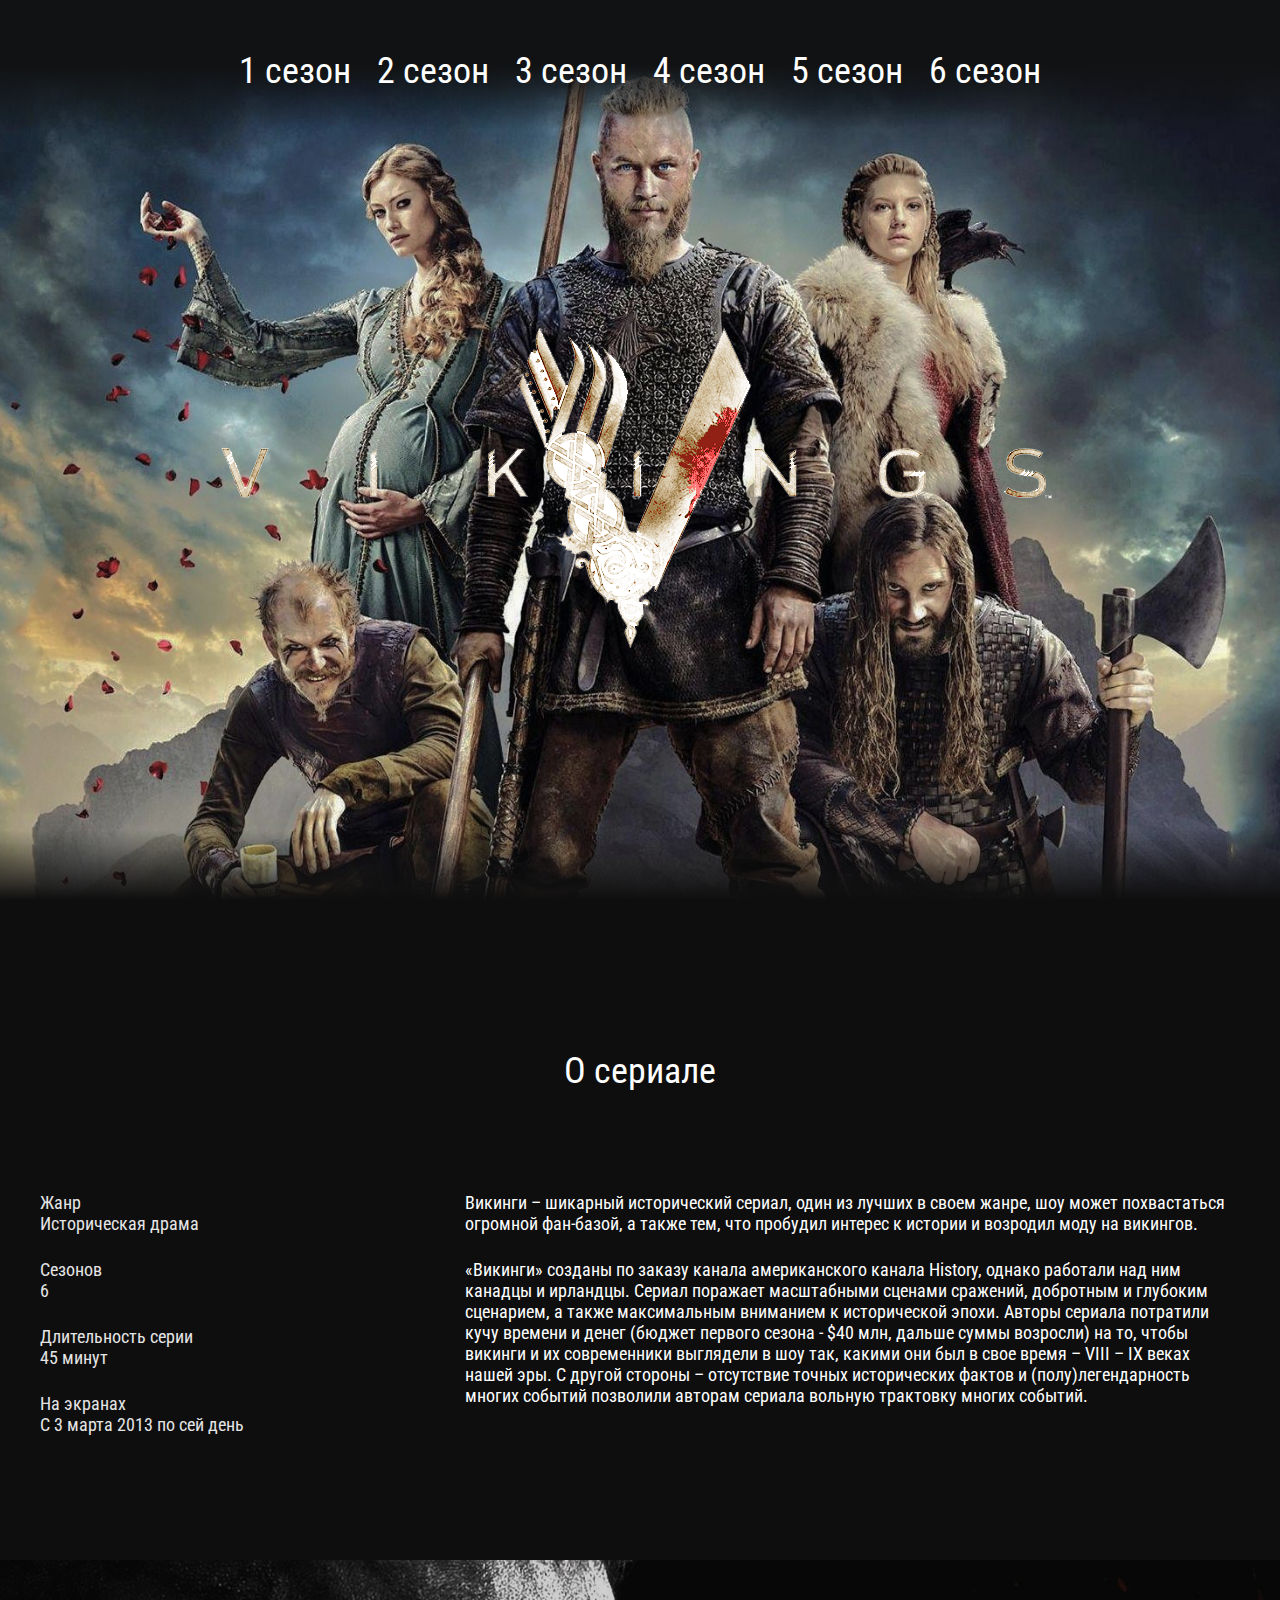
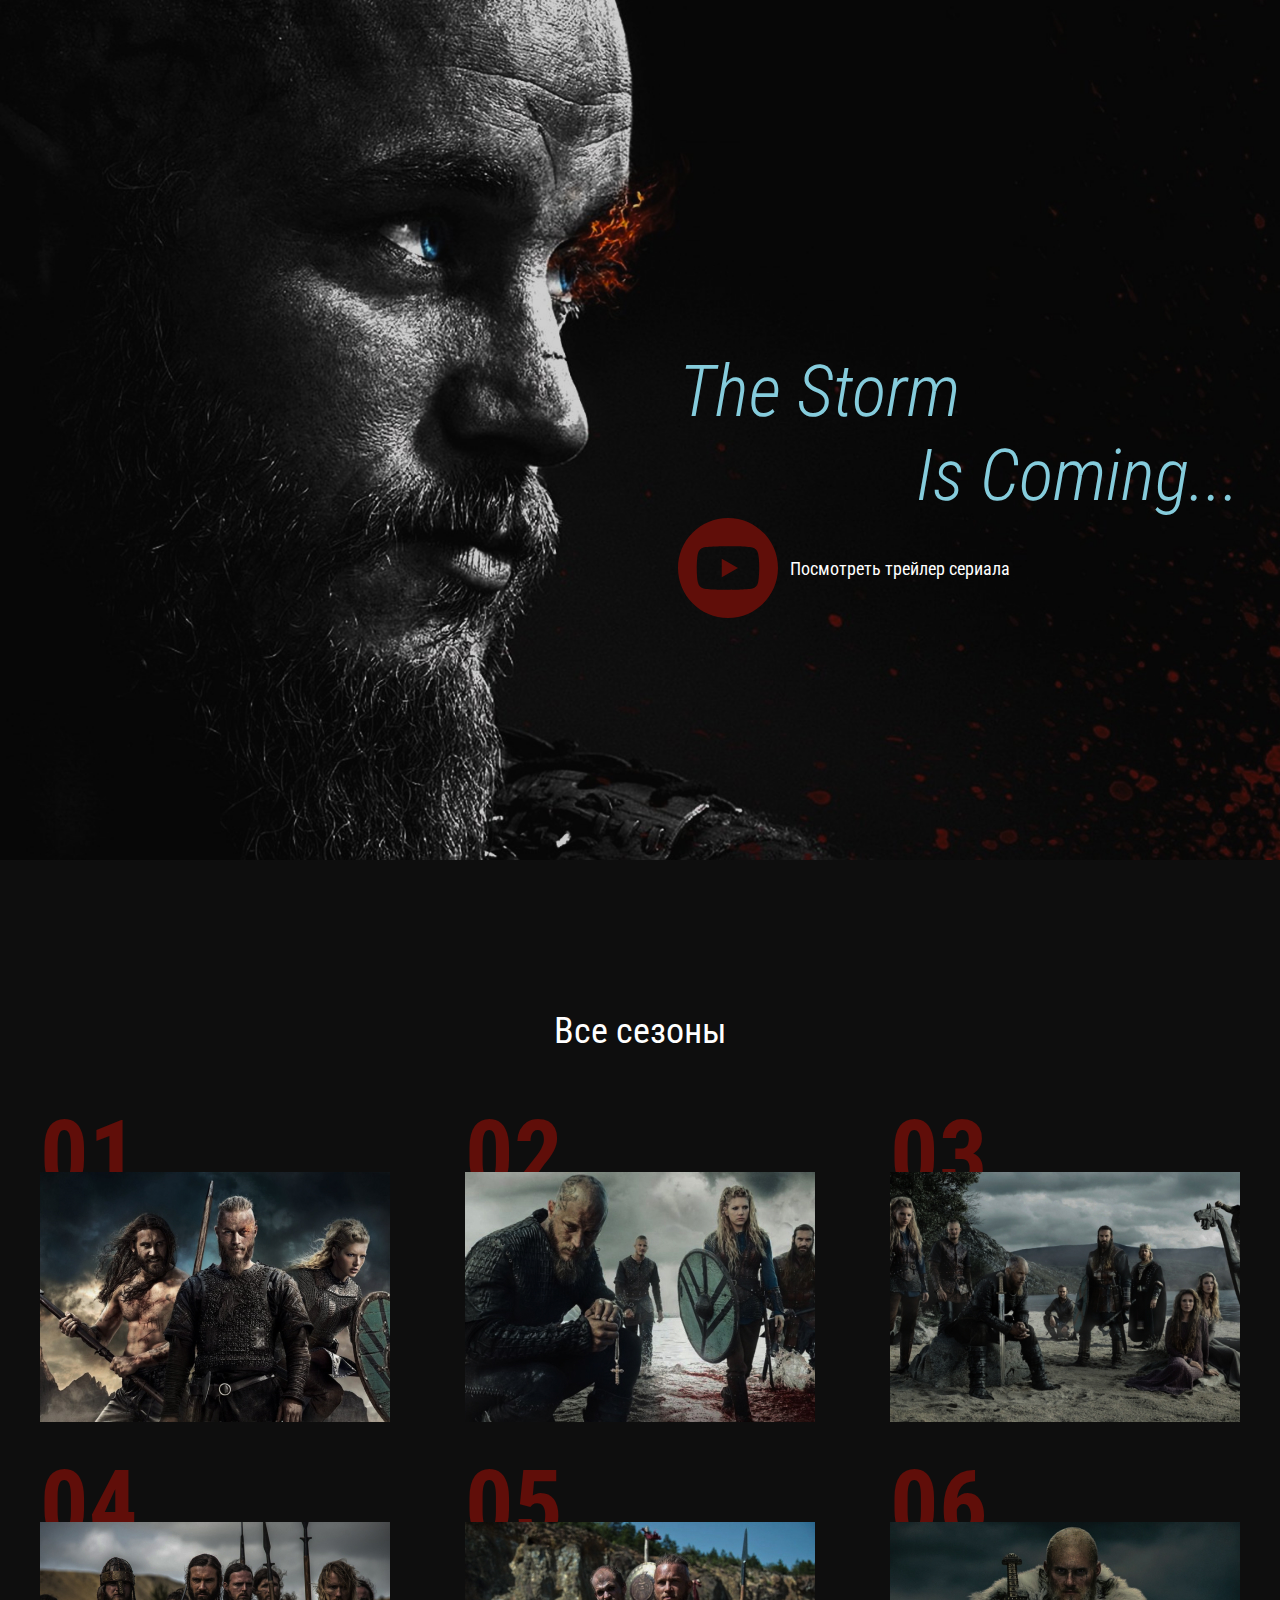
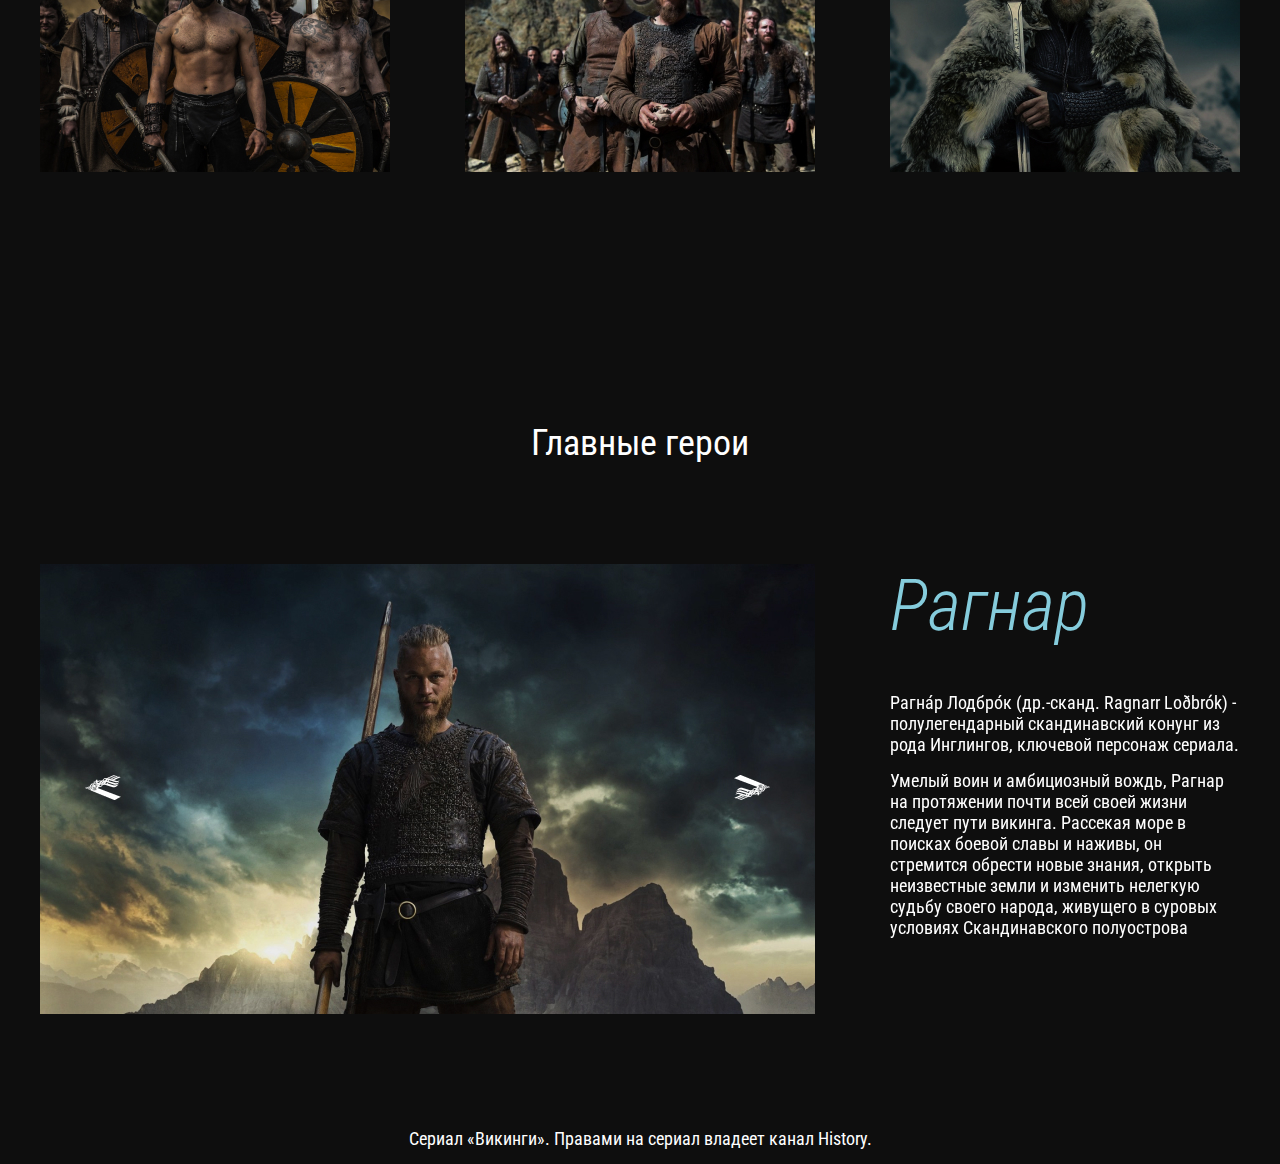
<file: index.html>
<!DOCTYPE html>
<html lang="ru">
<head>
  <meta charset="UTF-8">
  <meta name="viewport" content="width=device-width, initial-scale=1.0">
  <meta http-equiv="X-UA-Compatible" content="ie=edge">
  <title>Vikings</title>
 
  <link href="https://fonts.googleapis.com/css2?family=Roboto+Condensed:ital,wght@0,400;0,700;1,300&display=swap"
    rel="stylesheet">
  <link rel="stylesheet" href="css/reset.css">
  <link rel="stylesheet" href="css/slick.css">
  <link rel="stylesheet" href="css/jquery.fancybox.css">
  <link rel="stylesheet" href="css/style.css">
</head>
<body>
  <header class="header">
    <nav class="menu">
      <ul class="menu__list">
        <li class="menu__list-item">
          <a class="menu__list-link" href="seasons-1.html">1 сезон</a>
        </li>
        <li class="menu__list-item">
          <a class="menu__list-link" href="#">2 сезон</a>
        </li>
        <li class="menu__list-item">
          <a class="menu__list-link" href="#">3 сезон</a>
        </li>
        <li class="menu__list-item">
          <a class="menu__list-link" href="#">4 сезон</a>
        </li>
        <li class="menu__list-item">
          <a class="menu__list-link" href="#">5 сезон</a>
        </li>
        <li class="menu__list-item">
          <a class="menu__list-link" href="#">6 сезон</a>
        </li>
      </ul>
    </nav>
    <div class="logo">
      <img class="logo__img" src="./images/logo.png" alt="Логотип" >
    </div>
  </header>
  <section class="about section-page">
    <div class="container">
      <h3 class="title">
        О сериале
      </h3>
      <div class="about__inner">
        <ul class="about__info">
          <li class="about__info-item">Жанр<span> Историческая драма</span>
          </li>

          <li class="about__info-item">Сезонов <span>6</span>
          </li>

          <li class="about__info-item">Длительность серии
            <span>45 минут</span>
          </li>

          <li class="about__info-item">На экранах<span>С 3 марта 2013 по сей день</span>
           </li>
        </ul>
        <div class="about_text">
          <p>
            Викинги – шикарный исторический сериал, один из лучших в своем жанре, шоу может похвастаться огромной фан-базой, а также
            тем, что пробудил интерес к истории и возродил моду на викингов.
            

          </p>
          <p>
            «Викинги» созданы по заказу канала американского канала History, однако работали над ним канадцы и ирландцы. Сериал
            поражает масштабными сценами сражений, добротным и глубоким сценарием, а также максимальным вниманием к исторической
            эпохи. Авторы сериала потратили кучу времени и денег (бюджет первого сезона - $40 млн, дальше суммы возросли) на то,
            чтобы викинги и их современники выглядели в шоу так, какими они был в свое время – VIII – IX веках нашей эры. С другой
            стороны – отсутствие точных исторических фактов и (полу)легендарность многих событий позволили авторам сериала вольную
            трактовку многих событий.
          </p>
        </div>
      </div>
    </div>
  </section>
  <section class="video">
    <div class="container">
      <h3 class="video__text">
        <span>The Storm</span>
        Is Coming...
      </h3>
      <a class="video__btn" data-fancybox href="youtube.com/watch?v=1YVxm0GKhkM">Посмотреть трейлер сериала</a>
    </div>
  </section>
<section class="seasons section-page">
  <div class="container">
    <h3 class="title">
      Все сезоны
    </h3>
    <ol class="seasons__inner">
      <li class="season__item" style="background-image: url(./images/seasons1.jpg);">
        <a href="/seasons-1.html" class="seasons__link" >Смотреть</a>
      </li>
      <li class="season__item" style="background-image: url(/images/season2.jpg);">
        <a href="#" class="seasons__link">Смотреть</a>
      </li>
      <li class="season__item" style="background-image: url(./images/seasnos3.jpg)">
        <a href="#" class="seasons__link">Смотреть</a>
      </li>
      <li class="season__item" style="background-image: url(./images/season4.jpg);">
        <a href="#" class="seasons__link">Смотреть</a>
      </li>
      <li class="season__item" style="background-image: url(./images/season5.jpg);">
        <a href="#" class="seasons__link">Смотреть</a>
      </li>
      <li class="season__item" style="background-image: url(./images/season6.jpg);">
        <a href="#" class="seasons__link">Смотреть</a>
      </li>
    </ol>
  </div>
</section>
<section class="heroes section-page">
  <div class="container">
    <h3 class="title">Главные герои</h3>
    <div class="heroes__inner">
      <div class="heroes__slider-img">
        <img src="./images/hero-ragnar.jpg" alt="ragnar" class="heroes-images">
        <img src="./images/hero-ragnar.jpg" alt="ragnar" class="heroes-images">
        <img src="./images/hero-ragnar.jpg" alt="ragnar" class="heroes-images">
      </div>
      <div class="heroes__slider-text">
        <div class="heroes__text">
          <h4 class="heroes__name">
            Рагнар
          </h4>
          <p>
            Рагна́р Лодбро́к (др.-сканд. Ragnarr Loðbrók) - полулегендарный скандинавский конунг из рода Инглингов, ключевой
            персонаж сериала.
          </p>
          <p>
            Умелый воин и амбициозный вождь, Рагнар на протяжении почти всей своей жизни следует пути викинга. Рассекая море в
            поисках боевой славы и наживы, он стремится обрести новые знания, открыть неизвестные земли и изменить нелегкую судьбу
            своего народа, живущего в суровых условиях Скандинавского полуострова
          </p>
        </div>
        <div class="heroes__text">
          <h4 class="heroes__name">
            Рагнар2
          </h4>
          <p>
            Рагна́р Лодбро́к (др.-сканд. Ragnarr Loðbrók) - полулегендарный скандинавский конунг из рода Инглингов, ключевой
            персонаж сериала.
          </p>
          <p>
            Умелый воин и амбициозный вождь, Рагнар на протяжении почти всей своей жизни следует пути викинга. Рассекая море в
            поисках боевой славы и наживы, он стремится обрести новые знания, открыть неизвестные земли и изменить нелегкую
            судьбу
            своего народа, живущего в суровых условиях Скандинавского полуострова
          </p>
        </div>
        <div class="heroes__text">
          <h4 class="heroes__name">
            Рагнар3
          </h4>
          <p>
            Рагна́р Лодбро́к (др.-сканд. Ragnarr Loðbrók) - полулегендарный скандинавский конунг из рода Инглингов, ключевой
            персонаж сериала.
          </p>
          <p>
            Умелый воин и амбициозный вождь, Рагнар на протяжении почти всей своей жизни следует пути викинга. Рассекая море в
            поисках боевой славы и наживы, он стремится обрести новые знания, открыть неизвестные земли и изменить нелегкую
            судьбу
            своего народа, живущего в суровых условиях Скандинавского полуострова
          </p>
        </div>
      </div> 
    </div>
  </div>
</section>
 <footer class="footer">
   <div class="container">
     <p class="copy">Сериал «Викинги». Правами на сериал владеет канал History.</p>
    </div>
</footer>

  <script src="https://ajax.googleapis.com/ajax/libs/jquery/3.4.1/jquery.min.js"></script>
  <script src="js/slick.min.js"></script>
  <script src="js/jquery.fancybox.min.js"></script>
  <script src="js/main.js"></script>
</body>
</html>
</file>
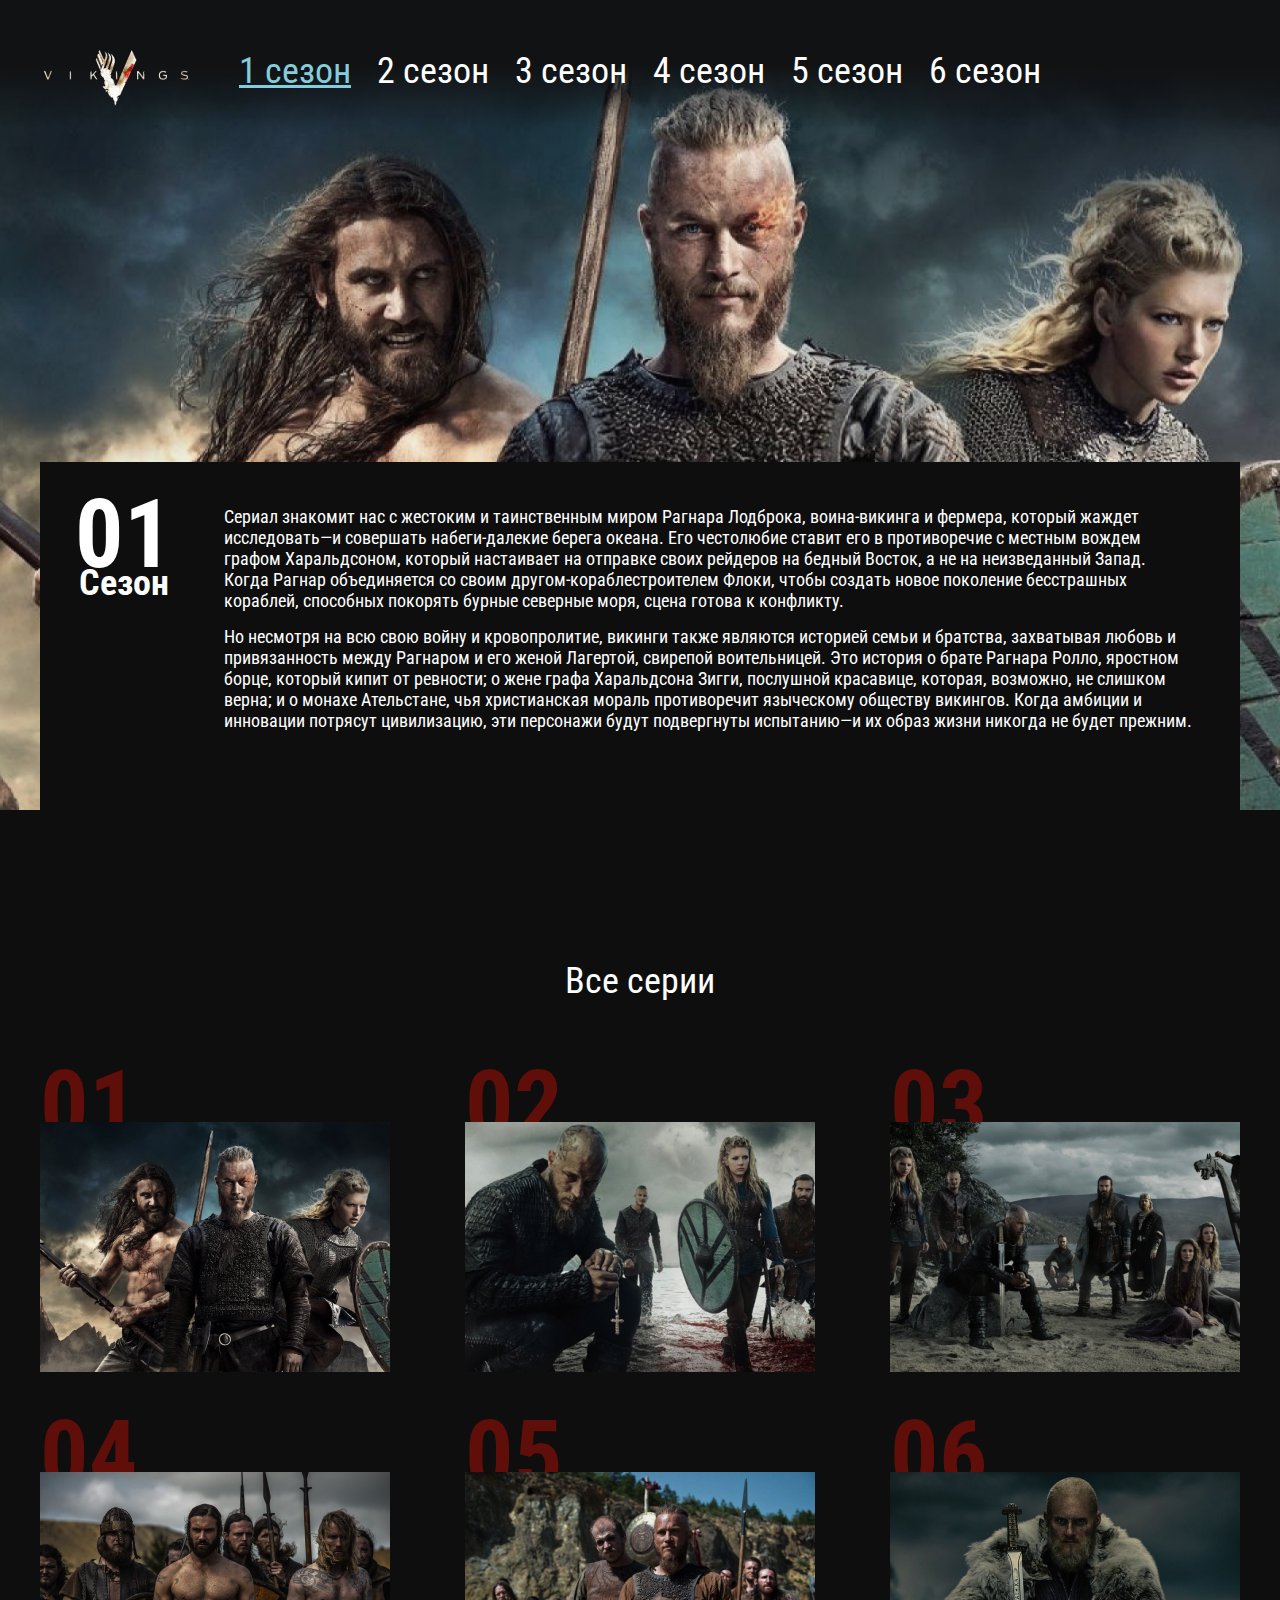
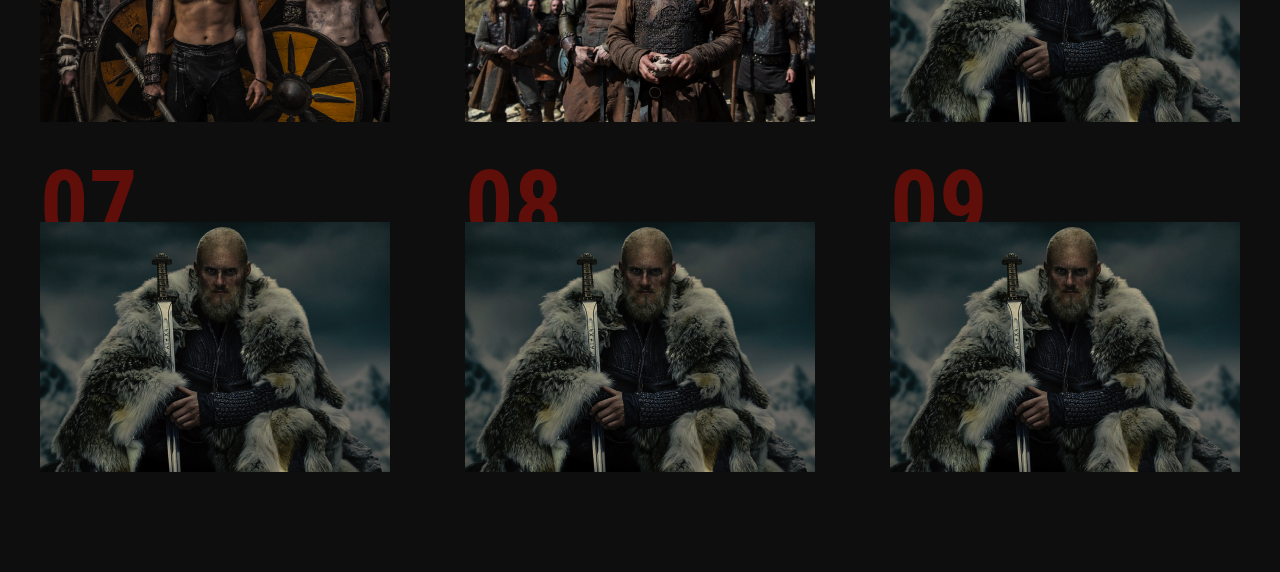
<file: seasons-1.html>
<!DOCTYPE html>
<html lang="ru">

<head>
	<meta charset="UTF-8">
	<meta name="viewport" content="width=device-width, initial-scale=1.0">
	<meta http-equiv="X-UA-Compatible" content="ie=edge">
	<title>Document</title>

	<link href="https://fonts.googleapis.com/css2?family=Roboto+Condensed:ital,wght@0,400;0,700;1,300&display=swap"
		rel="stylesheet">
	<link rel="stylesheet" href="css/reset.css">
	<link rel="stylesheet" href="css/slick.css">
	<link rel="stylesheet" href="css/jquery.fancybox.css">
	<link rel="stylesheet" href="css/style.css">
</head>

<body>
	<header class=" page-header">
		<nav class="menu">
			<div class="menu-container">
				<a href="index.html" class="page-logo">
					<img src="./images/page-logo.png" alt="">
				</a>
				<ul class="menu__list">
					<li class="menu__list-item">
						<a class="menu__list-link menu__list-link--active" href="#">1 сезон</a>
					</li>
					<li class="menu__list-item">
						<a class="menu__list-link" href="#">2 сезон</a>
					</li>
					<li class="menu__list-item">
						<a class="menu__list-link" href="#">3 сезон</a>
					</li>
					<li class="menu__list-item">
						<a class="menu__list-link" href="#">4 сезон</a>
					</li>
					<li class="menu__list-item">
						<a class="menu__list-link" href="#">5 сезон</a>
					</li>
					<li class="menu__list-item">
						<a class="menu__list-link" href="#">6 сезон</a>
					</li>
				</ul>
			</div>

		</nav>
		<div class="season-info">
			<div class="season-info__num">
				01
				<span> Сезон</span>
			</div>
			<div class="season-info__text">
				<p>Сериал знакомит нас с жестоким и таинственным миром Рагнара Лодброка, воина-викинга и фермера, который жаждет
				исследовать—и совершать набеги-далекие берега океана. Его честолюбие ставит его в противоречие с местным вождем графом
				Харальдсоном, который настаивает на отправке своих рейдеров на бедный Восток, а не на неизведанный Запад. Когда Рагнар
				объединяется со своим другом-кораблестроителем Флоки, чтобы создать новое поколение бесстрашных кораблей, способных
				покорять бурные северные моря, сцена готова к конфликту.</p>
				<p>Но несмотря на всю свою войну и кровопролитие, викинги также являются историей семьи и братства, захватывая любовь и
				привязанность между Рагнаром и его женой Лагертой, свирепой воительницей. Это история о брате Рагнара Ролло, яростном
				борце, который кипит от ревности; о жене графа Харальдсона Зигги, послушной красавице, которая, возможно, не слишком
				верна; и о монахе Ательстане, чья христианская мораль противоречит языческому обществу викингов. Когда амбиции и
				инновации потрясут цивилизацию, эти персонажи будут подвергнуты испытанию—и их образ жизни никогда не будет прежним.</p>
			</div>
		</div>
	</header>
	
<section class="seasons section-page">
	<div class="container">
		<h3 class="title">
			Все серии
		</h3>
		<ol class="seasons__inner">
			<li class="season__item" style="background-image: url(./images/seasons1.jpg);">
				<a  data-fancybox href="youtube.com/watch?v=1YVxm0GKhkM?autoplay=0" class="seasons__link">Смотреть</a>
			</li>
			<li class="season__item" style="background-image: url(/images/season2.jpg);">
				<a  data-fancybox href="youtube.com/watch?v=1YVxm0GKhkM?autoplay=0" class="seasons__link">Смотреть</a>
			</li>
			<li class="season__item" style="background-image: url(./images/seasnos3.jpg)">
				<a  data-fancybox href="youtube.com/watch?v=1YVxm0GKhkM?autoplay=0" class="seasons__link">Смотреть</a>
			</li>
			<li class="season__item" style="background-image: url(./images/season4.jpg);">
				<a data-fancybox href="youtube.com/watch?v=1YVxm0GKhkM?autoplay=0" class="seasons__link">Смотреть</a>
			</li>
			<li class="season__item" style="background-image: url(./images/season5.jpg);">
				<a  data-fancybox href="youtube.com/watch?v=1YVxm0GKhkM?autoplay=0" class="seasons__link">Смотреть</a>
			</li>
			<li class="season__item" style="background-image: url(./images/season6.jpg);">
			<a  data-fancybox href="youtube.com/watch?v=1YVxm0GKhkM?autoplay=0" class="seasons__link">Смотреть</a>
			</li>
			<li class="season__item" style="background-image: url(./images/season6.jpg);">
			<a data-fancybox href="youtube.com/watch?v=1YVxm0GKhkM?autoplay=0" class="seasons__link">Смотреть</a>
			</li>
			<li class="season__item" style="background-image: url(./images/season6.jpg);">
			<a data-fancybox href="youtube.com/watch?v=1YVxm0GKhkM?autoplay=0" class="seasons__link">Смотреть</a>
			</li>
			<li class="season__item" style="background-image: url(./images/season6.jpg);">
			<a data-fancybox href="youtube.com/watch?v=1YVxm0GKhkM?autoplay=0" class="seasons__link">Смотреть</a>
			</li>
		</ol>
	</div>
</section>


	<script src="https://ajax.googleapis.com/ajax/libs/jquery/3.4.1/jquery.min.js"></script>
	<script src="js/slick.min.js"></script>
	<script src="js/jquery.fancybox.min.js"></script>
	<script src="js/main.js"></script>
</body>

</html>
</file>
<file: css/style.css>
* {
  box-sizing: border-box;
}
body {
  background-color: #0e0e0e;
  color: #ffffff;

  font-family: "Roboto Condensed", sans-serif;
  font-weight: 400;
  font-size: 18px;
  line-height: 21px;
}
.section-page {
  padding: 100px 0;
}
.title {
  text-align: center;
  margin-top: 50px;
  margin-bottom: 100px;
  font-size: 36px;
  line-height: 42px;
  font-weight: 400;
}
a {
  color: inherit;
  text-decoration: none;
}
ul {
  list-style: none;
}
.container {
  max-width: 1230px;
  padding: 0 15px;
  margin: 0 auto;
}
.header {
  background-image: url("../images/header-bg.jpg");
  height: 100vh;
  background-repeat: no-repeat;
  background-size: cover;
  background-position: center 50px;
  text-align: center;
  position: relative;
}
.header::after {
  content: "";
  position: absolute;
  height: 70px;
  bottom: 0;
  left: 0;
  width: 100%;
  background: linear-gradient(
    180deg,
    #0e0e0e 0%,
    rgba(17, 17, 17, 0.850295) 16.53%,
    rgba(32, 31, 33, 0) 100%
  );
  transform: rotate(180deg);
}
.menu {
  padding: 50px 0 58px;
  background: linear-gradient(
    180deg,
    #111213 0%,
    #111213 43.62%,
    rgba(32, 31, 33, 0) 86.33%
  );
}

.menu__list {
  display: flex;
  justify-content: center;
}
.menu__list-item {
  padding: 0 13px;
}
.menu__list-link {
  font-size: 36px;
  line-height: 42px;
}
.menu__list-link:hover,
.menu__list-link--active {
  color: #85ccdc;
  text-decoration: underline;
}
.logo {
  padding-top: 178px;
}
.about__inner {
  display: flex;
}
.about__info {
  width: 375px;
  margin-right: 50px;
  flex: none;
}
.about__info-item {
  margin-bottom: 25px;
  color: #e5e5e5;
}
.about__info-item span {
  display: block;
}
.about_text p {
  margin-bottom: 25px;
}
.video {
  background-image: url(../images/video-bg.jpg);
  height: 100vh;
  background-size: cover;
  background-position: center center;
  background-repeat: no-repeat;
  text-align: right;
}
.video__text {
  font-style: italic;
  font-weight: 300;
  font-size: 72px;
  line-height: 84px;

  color: #85ccdc;
  padding-top: 390px;
  margin-bottom: 40px;
}
.video__text span {
  display: block;
  padding-right: 280px;
}
.video__btn {
  padding-left: 112px;
  position: relative;
  margin-right: 230px;
}
.video__btn::before {
  content: "";
  position: absolute;
  width: 100px;
  height: 100px;
  left: 0;
  background-image: url(../images/btnYouTube.svg);
  top: -40px;
}
.seasons__inner {
  display: grid;
  grid-template-columns: 1fr 1fr 1fr;
  grid-gap: 100px 75px;
  padding-top: 20px;
  counter-reset: number;
}
.season__item {
  width: 350px;
  height: 250px;
  background-repeat: no-repeat;
  background-position: center center;
  background-size: cover;
  list-style: none;
  position: relative;
  display: flex;
  justify-content: center;
  align-items: center;
}
.season__item:hover .seasons__link {
  opacity: 1;
}
.season__item:hover::after {
  content: "";
  position: absolute;
  top: 0;
  left: 0;
  right: 0;
  bottom: 0;
  background: rgba(14, 14, 14, 0.8);
}
/* делаем счетчик  */
.season__item::before {
  content: "0" counter(number);
  counter-increment: number;
  position: absolute;

  font-weight: bold;
  font-size: 96px;
  line-height: 112px;
  color: #600e09;
  left: 0%;
  top: -73px;
  z-index: -1;
}

.seasons__link {
  font-size: 36px;
  line-height: 42px;
  padding: 12px 78px 11px;
  background-color: #0e0e0e;
  opacity: 0;

  transition: all 0.5s;
  z-index: 2;
}
.heroes__inner {
  display: flex;
  justify-content: space-between;
}
.heroes__slider-img {
  max-width: 775px;
}
.heroes__slider-text {
  max-width: 350px;
}
.slick-btn {
  position: absolute;
  top: 50%;
  transform: translateY(-50%);
  border: none;
  background-color: transparent;
  z-index: 5;
  cursor: pointer;
  outline: none;
}
.slick-prev {
  left: 38px;
}
.slick-next {
  right: 38px;
}
.heroes__name {
  font-style: italic;
  font-weight: 300;
  font-size: 72px;
  line-height: 84px;

  color: #85ccdc;

  margin-bottom: 44px;
}

.heroes__text p {
  margin-bottom: 15px;
}
.copy {
  padding: 14px 0 15px;
  text-align: center;
}
/* start season1 */
.page-header {
  background-image: url(..//images/season1__bg.jpg);
  background-position: center center;
  background-repeat: no-repeat;
  background-size: cover;
  height: 90vh;
  position: relative;
}
.menu-container {
  max-width: 1200px;
  margin: 0 auto;
  position: relative;
}

.page-logo {
  position: absolute;
  left: 0;
}
.season-info {
  position: absolute;
  max-width: 1200px;
  display: flex;
  padding: 44px 47px 64px 35px;
  background-color: #0e0e0e;
  bottom: 0;
  left: 0;
  right: 0;
  margin: 0 auto;
}
.season-info__num {
  font-weight: bold;
  font-size: 96px;
  line-height: 56px;
  text-align: center;
  margin-right: 51px;
}
.season-info__num span {
  display: block;
  font-size: 36px;
  line-height: 42px;
}
.season-info__text p {
  margin-bottom: 15px;
}
/* end season1 */
</file>
